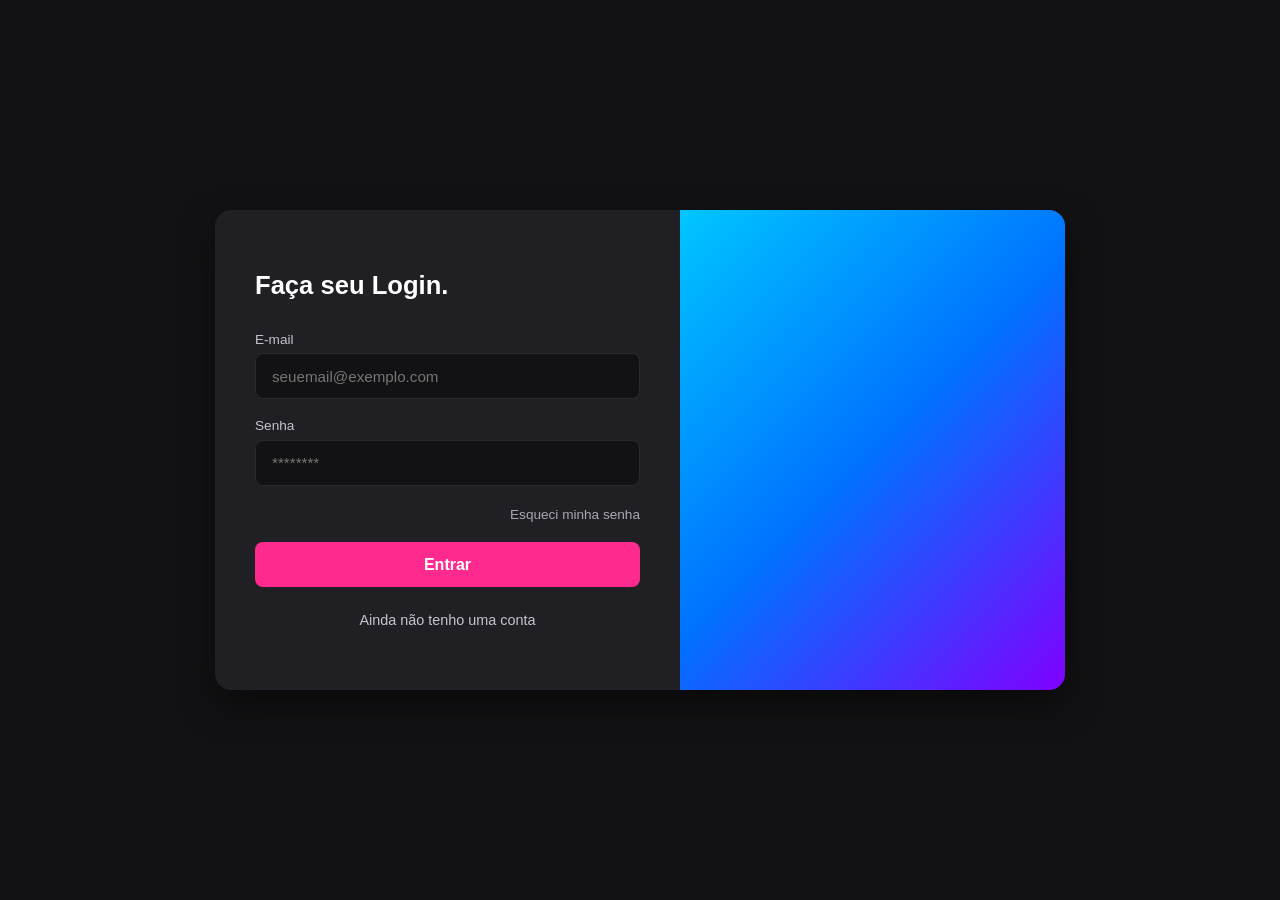
<file: index.html>
<!DOCTYPE html>
<html lang="pt-br">
<head>
    <meta charset="UTF-8">
    <meta name="viewport" content="width=device-width, initial-scale=1.0">
    <title>Avaliação Login</title>
    <link rel="stylesheet" href="/styles/index.css">
</head>
<body>
   <main class="login-container">
    <div class="login-card">
        <h2>Faça seu Login.</h2>

        <form action="exercicio.html" method="get">
            <div class="input-group">
                <label for="email">E-mail</label>
                <input type="email" id="email" required placeholder="seuemail@exemplo.com">
            </div>
            <div class="input-group">
                <label for="senha">Senha</label>
                <input type="password" id="senha" required placeholder="********">
            </div>
            <div class="forgot-password">
                <a href="#">Esqueci minha senha</a>
            </div>
            <button type="submit" class="btn-entrar">Entrar</button>
            <div class="signup-link">
                <a href="/sobre.html">Ainda não tenho uma conta</a>
            </div>

        </form>
    </div>
    <div class="gradient-side"></div>
   </main>
</body>
</html>
</file>
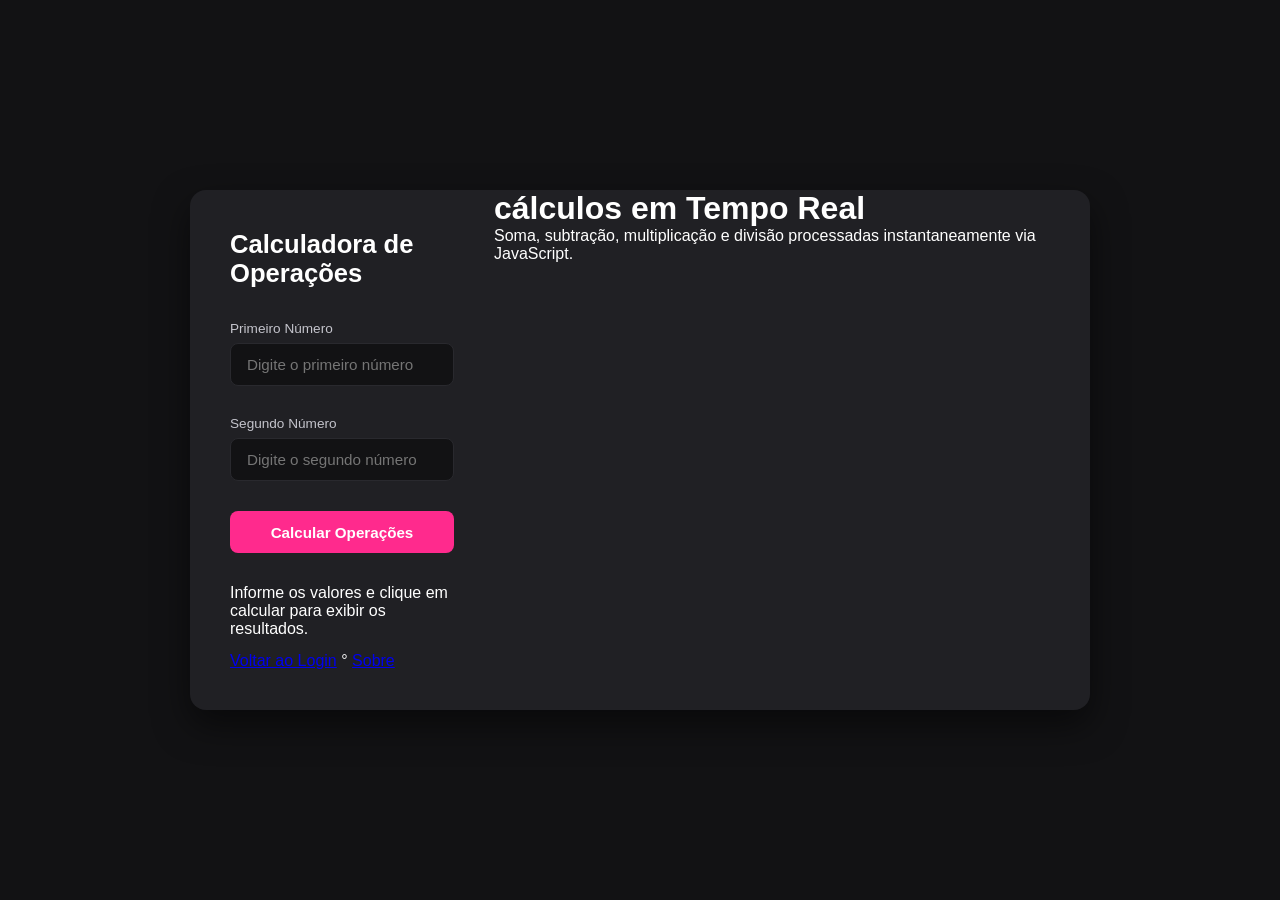
<file: exercicio.html>
<!DOCTYPE html>
<html lang="pt-br">
<head>
    <meta charset="UTF-8">
    <meta name="viewport" content="width=device-width, initial-scale=1.0">
    <title>Avaliação Exercicio</title>
    <link rel="stylesheet" href="styles/exercicio.css">
</head>
<body>
    <main class="exercicio-container">
        <div class="exercicio-card">
            <h2>Calculadora de Operações</h2>
            <div class="input-group">
                <label for="num1">Primeiro Número</label>
                <input type="number" id="num1" placeholder="Digite o primeiro número">
            </div>
            <div class="input-group">
                <label for="num2">Segundo Número</label>
                <input type="number" id="num2" placeholder="Digite o segundo número">
            </div>
            <button id="btnCalcular" class="btn-calcular">Calcular Operações</button>
            <div id="resultados" class="resultados-grid">
                <p class="placeholder-text">Informe os valores e clique em calcular para exibir os resultados.</p>
            </div>
            <div class="nav-links">
                <a href="index.html">Voltar ao Login</a>
                <span>°</span>
                <a href="sobre.html">Sobre</a>
            </div>
        </div>
        <div class="gradient-side">
            <div class="banner-content">
                <h1>cálculos em Tempo Real</h1>
                <p>Soma, subtração, multiplicação e divisão processadas instantaneamente via JavaScript.</p>
            </div>
        </div>
    </main>
    <script src="script/exercicio.js"></script>
</body>
</html>
</file>
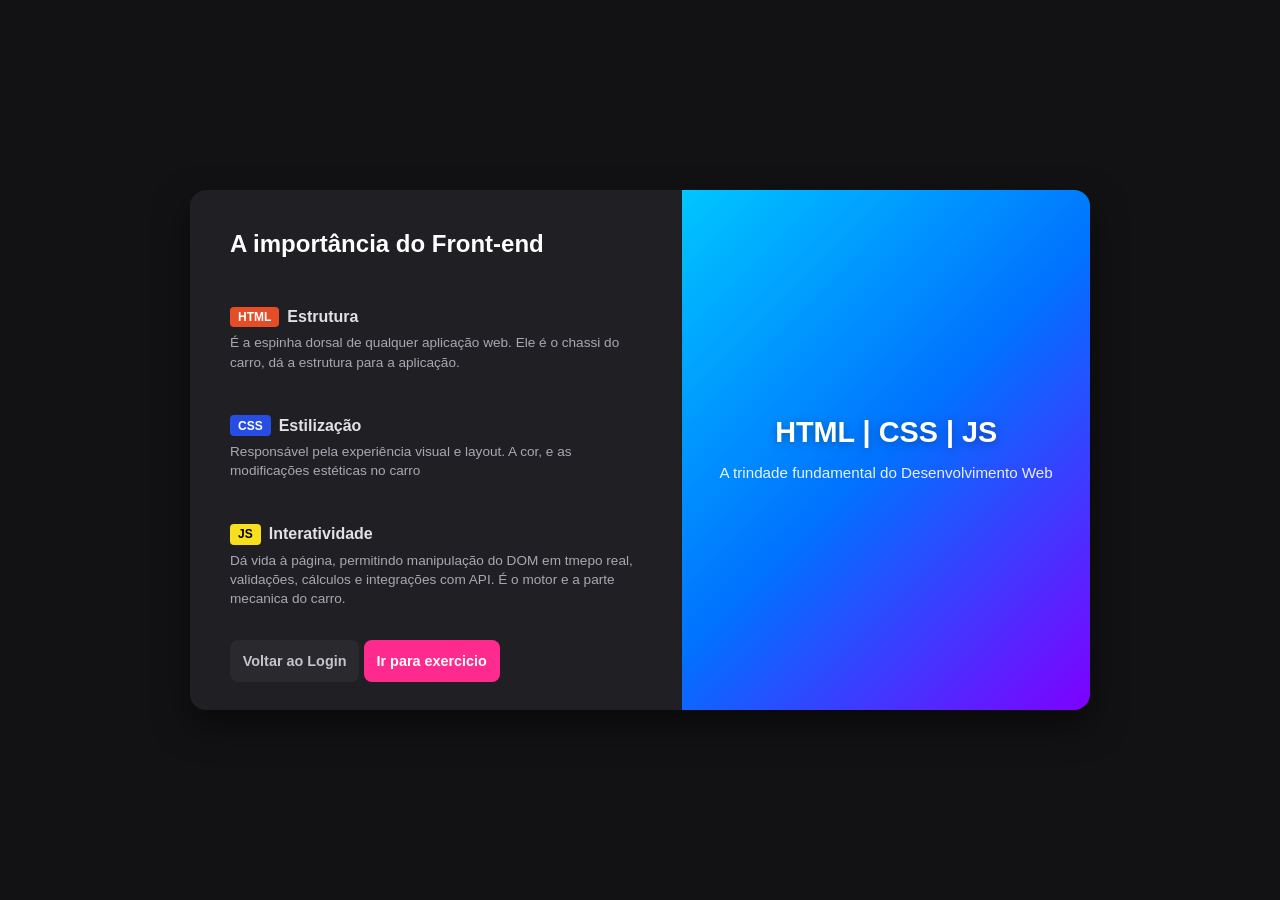
<file: sobre.html>
<!DOCTYPE html>
<html lang="pt-br">
<head>
    <meta charset="UTF-8">
    <meta name="viewport" content="width=device-width, initial-scale=1.0">
    <title>Avaliação Sobre</title>
    <link rel="stylesheet" href="/styles/sobre.css">
</head>
<body>
    <main class="sobre-container">
        <div class="sobre-card">
            <h2>A importância do Front-end</h2>
            <div class="topic">
                <h3><span class="badge html">HTML</span> Estrutura</h3>
                <p>É a espinha dorsal de qualquer aplicação web. Ele é o chassi do carro, dá a estrutura para a aplicação.</p>
            </div>
            <div class="topic">
                <h3><span class="badge css">CSS</span> Estilização</h3>
                <p>Responsável pela experiência visual e layout. A cor, e as modificações estéticas no carro</p>
            </div>
            <div class="topic">
                <h3><span class="badge js">JS</span>Interatividade</h3>
                <p>Dá vida à página, permitindo manipulação do DOM em tmepo real, validações, cálculos e integrações com API. É o motor e a parte mecanica do carro.</p>
            </div>
            <div class="nav-buttons">   
                <a href="index.html" class="btn secondary">Voltar ao Login</a>
                <a href="exercicio.html" class="btn primary">Ir para exercicio</a>
            </div>
        </div>
        <div class="gradient-side">
            <div class="banner-content">
                <h1>HTML | CSS | JS</h1>
                <p>A trindade fundamental do Desenvolvimento Web</p>
            </div>
        </div>
    </main>
</body>
</html>
</file>
<file: styles/index.css>
* {
    margin: 0;
    padding: 0;
    box-sizing: border-box;
    font-family: 'Segoe UI', Tahoma, Geneva, Verdana, sans-serif;
}
body {
    background-color: #121214;
    min-height: 100vh;
    display: flex;
    justify-content: center;
    align-items: center;
    padding: 1.5rem;
    color: #ffffff;
}
.login-container {
    display: flex;
    width: 100%;
    max-width: 850px;
    min-height: 480px;
    background-color: #202024;
    border-radius: 16px;
    overflow: hidden;
    box-shadow: 0 15px 35px rgba(0, 0, 0, 0.5);
}
.login-card {
    flex: 1;
    padding: 3rem 2.5rem;
    display: flex;
    flex-direction: column;
    justify-content: center;
}
.login-card h2 {
    font-size: 1.6rem;
    font-weight: 600;
    margin-bottom: 2rem;
    color: #ffffff;
}
.input-group {
    margin-bottom: 1.2rem;
    display: flex;
    flex-direction: column;
}
.input-group label {
    font-size: 0.85rem;
    margin-bottom: 0.4rem;
    color: #c4c4cc;
}
.input-group input {
    padding: 0.85rem 1rem;
    border-radius: 8px;
    border: 1px solid #29292e;
    background: #121214;
    color: #ffffff;
    font-size: 0.95rem;
    outline: none;
    transition: border-color 0.2s;
}
.input-group input:focus {
    border-color: #ff3399;
}
.forgot-password {
    text-align: right;
    margin-bottom: 1.2rem;
}
.forgot-password a {
    color: #a8a8b3;
    font-size: 0.85rem;
    text-decoration: none;
    transition: color 0.2s;
}
.forget-password a:hover {
    color: #ffffff;
    text-decoration: underline;
}
.btn-entrar {
    width: 100%;
    padding: 0.85rem;
    border: none;
    border-radius: 8px;
    background-color: #ff2a8d;
    color: #ffffff;
    font-size: 1rem;
    font-weight: bold;
    cursor: pointer;
    transition: filter 0.2s, background-color 0.2s;
}
.btn-entrar hover {
    background-color: #ff0073;
    filter: brightness(1.1);
}
.signup-link {
    text-align: center;
    margin-top: 1.5rem;
}
.signup-link a {
    color: #c4c4cc;
    font-size: 0.9rem;
    text-decoration: none;
    transition: color 0.2s;
}
.signup-link a hover {
    color: #ff3399;
    text-decoration: underline;
}
.gradient-side {
    flex: 1;
    background: linear-gradient(135deg, #00c6ff 0%, #0072ff 50%, #7f00ff 100%);
    display: flex;
    align-items: center;
    justify-content: center;
}
</file>
<file: styles/exercicio.css>
* {
    margin: 0;
    padding: 0;
    box-sizing: border-box;
    font-family: 'Segoe UI', Tahoma, Geneva, Verdana, sans-serif;
}
body {
    background-color: #121214;
    min-height: 100vh;
    display: flex;
    justify-content: center;
    align-items: center;
    padding: 1.5rem;
    color: #ffffff;
}
.exercicio-container {
    display: flex;
    width: 100%;
    max-width: 900px;
    min-height: 520px;
    background-color: #202024;
    border-radius: 16px;
    overflow: hidden;
    box-shadow: 0 15px 35px rgba(0, 0, 0, 0.5);
}
.exercicio-card {
    flex: 1.2;
    padding: 2.5rem;
    display: flex;
    flex-direction: column;
    justify-content: space-between;
}
.exercicio-card h2 {
    font-size: 1.6rem;
    font-weight: 600;
    margin-bottom: 1.2rem;
    color: #ffffff;
}
.input-group {
    margin-bottom: 1rem;
    display: flex;
    flex-direction: column;
}
.input-group label {
    font-size: 0.85rem;
    margin-bottom: 0.4rem;
    color: #c4c4cc;
}
.input-group input {
    padding: 0.75rem 1rem;
    border-radius: 8px;
    border: 1px solid #29292e;
    background: #121214;
    color: #ffffff;
    font-size: 0.95rem;
    outline: none;
    transition: border-color 0.2s;
}
.input-group input:focus {
    border-color: #ff3399;
}
.btn-calcular {
    width: 100%;
    padding: 0.8rem;
    border: none;
    border-radius: 8px;
    background-color: #ff2a8d;
    color: #ffffff;
    font-size: 0.95rem;
    font-weight: bold;
    cursor: pointer;
    transition: filter 0.2, background-color 0.2s;
    margin-bottom: 1rem;
}
.btn-calcular:hover {
    background-color: #ff0073;
    filter: brightness();
}
</file>
<file: styles/sobre.css>
* {
    margin: 0;
    padding: 0;
    box-sizing: border-box;
    font-family: 'Segoe UI', Tahoma, Geneva, Verdana, sans-serif;
}
body {
    background-color: #121214;
    min-height: 100vh;
    display: flex;
    justify-content: center;
    align-items: center;
    padding: 1.5rem;
    color: #ffffff;
}
.sobre-container {
    display: flex;
    width: 100%;
    max-width: 900px;
    min-height: 520px;
    background-color: #202024;
    border-radius: 16px;
    overflow: hidden;
    box-shadow: 0 15px 35px rgba(0, 0, 0, 0.5);
}
.sobre-card {
    flex: 1.2;
    padding: 2.5rem;
    display: flex;
    flex-direction: column;
    justify-content: space-between;
}
.sobre-card h2 {
    font-size: 1.6 rem;
    font-weight: 600;
    margin-bottom: 1.5rem;
    color: #ffffff;
}
.topic {
    margin-bottom: 1.2rem;
}
.topic h3 {
    font-size: 1rem;
    margin-bottom: 0.4rem;
    display: flex;
    align-items: center;
    gap: 0.5rem;
    color: #e1e1e6;
}
.topic p {
    font-size: 0.85rem;
    color: #a8a8b3;
    line-height: 1.4;
}
.badge {
    font-size: 0.75rem;
    padding: 0.2rem 0.5rem;
    border-radius: 4px;
    font-weight: bold;
}
.badge.html { background-color: #e44d26; color: #fff; }
.badge.css { background-color: #264de4; color: #fff; }
.badge.js { background-color: #f7df1e; color: #000; }

.nav-button {
    display: flex;
    gap: 1rem;
    margin-top: 1.5rem;
}
.btn {
    flex: 1;
    padding: 0.8rem;
    border-radius: 8px;
    text-decoration: none;
    font-size: 0.9rem;
    font-weight: bold;
    text-align: center;
    transition: filter 0.2, background-color 0.2s;
}
.btn.primary {
    background-color: #ff2a8d;
    color: #ffffff;
}
.btn.btn.primary.hover {
    background-color: #ff0073;
    filter:brightness(1.1);
}
.btn.secondary {
    background-color: #29292e;
    color: #c4c4cc;
}
.btn.secondary:hover {
    background-color: #323238;
    color: #ffffff;
}
.gradient-side {
    flex: 1;
    background: linear-gradient(135deg, #00c6ff 0%, #0072ff 50%, #7f00ff 100%);
    display: flex;
    align-items: center;
    justify-content: center;
    padding: 2rem;
    text-align: center;
}
.banner-content h1 {
    font-size: 1.8rem;
    margin-bottom: 0.8rem;
    color: #ffffff;
    text-shadow: 0 2px 10px rgba(0, 0, 0, 0.3);
}
.banner-content p {
    font-size: 0.95rem;
    color: rgba(255, 255, 255, 0.9);
    line-height: 1.4;
}
</file>
